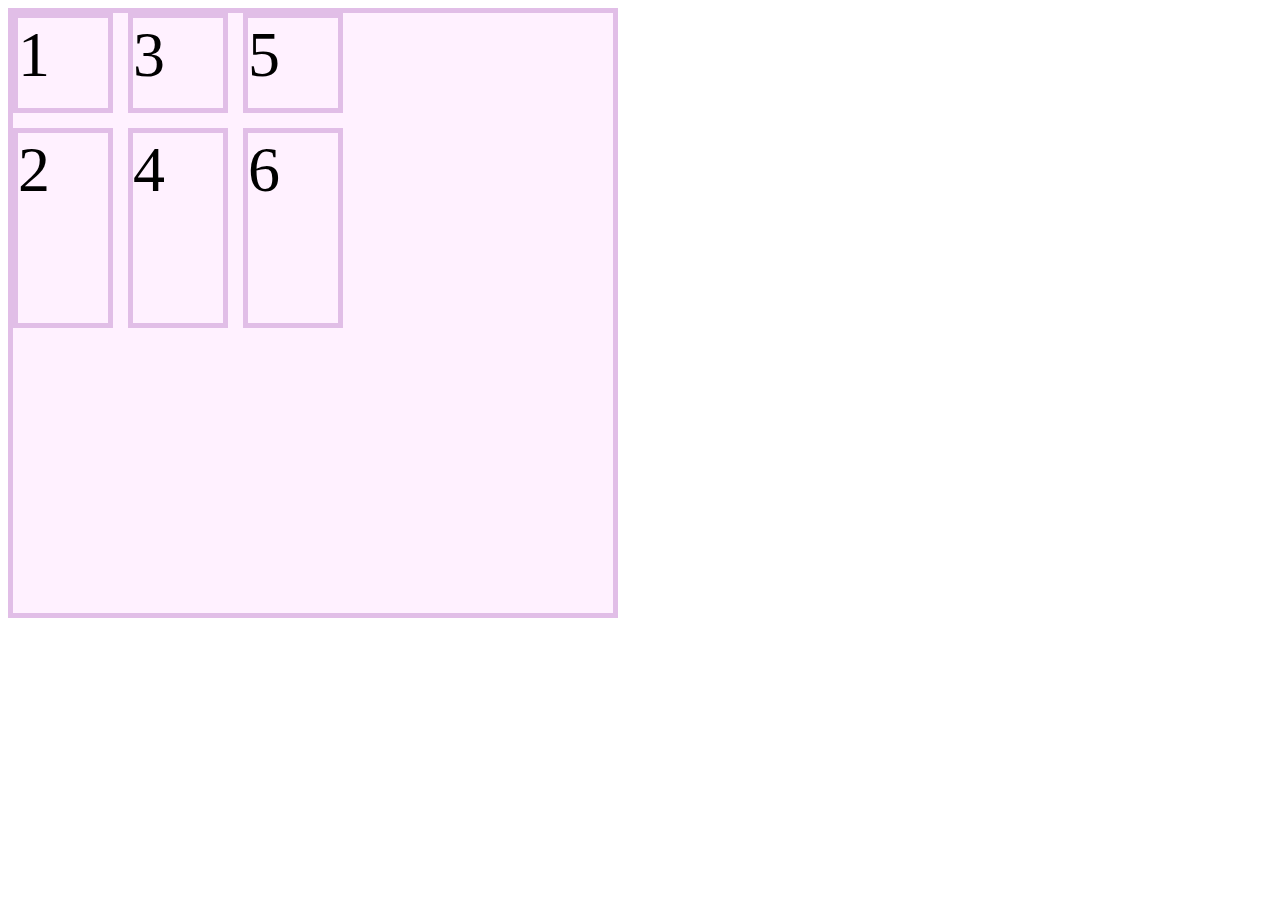
<file: index.html>
<!DOCTYPE html>
<html lang="en">
<head>
    <meta charset="UTF-8">
    <meta name="viewport" content="width=device-width, initial-scale=1.0">
    <link  type="text/css" rel="stylesheet" href="style.css">
    <title>Document</title>
</head>
<body>

    <div class="contenedor">
        <div class="item">1</div>
        <div class="item">2</div>
        <div class="item">3</div>
        <div class="item">4</div>
        <div class="item">5</div>
        <div class="item">6</div>
    </div>
    
</body>
</html>
</file>
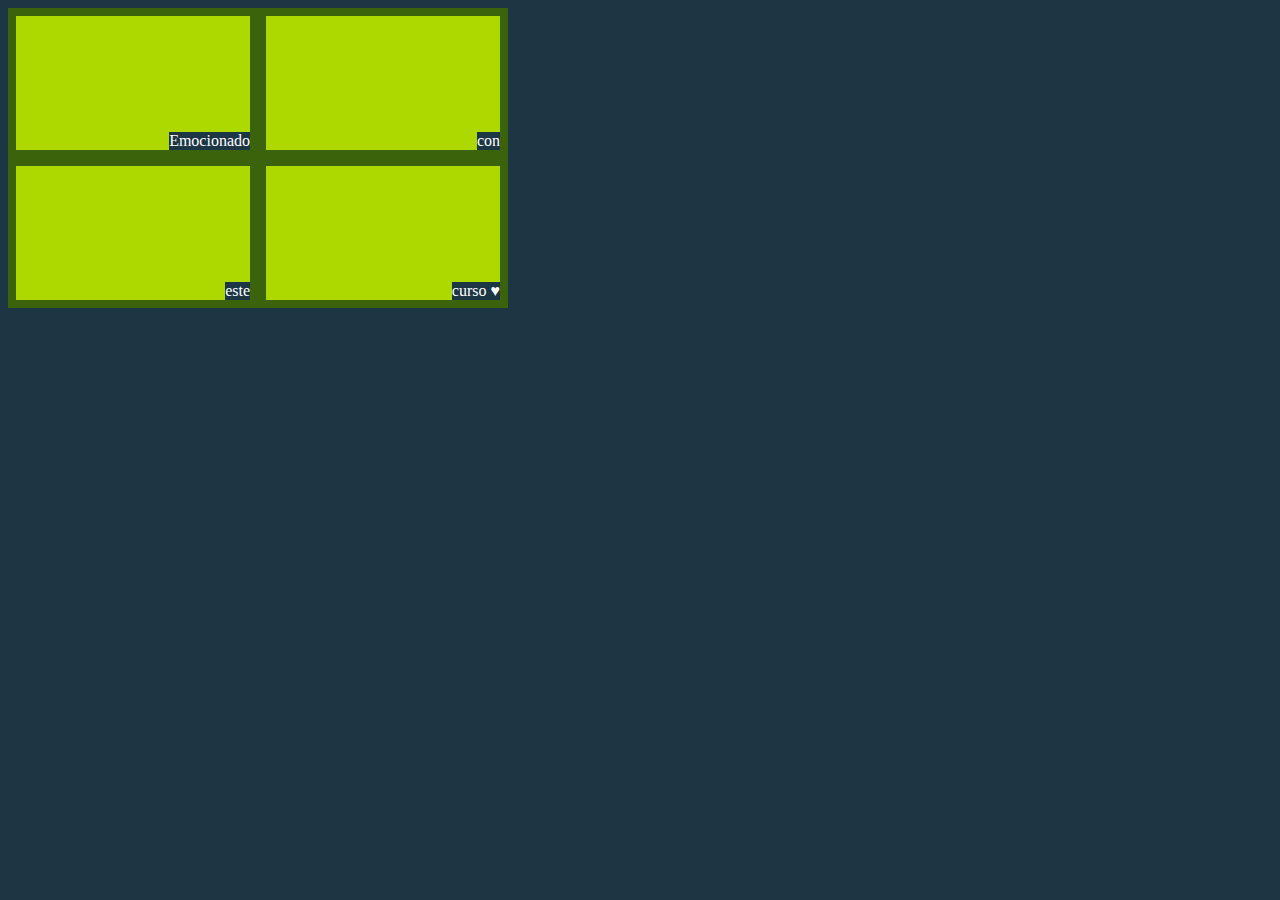
<file: index2.html>
<!DOCTYPE html>
<html lang="en">
<head>
    <meta charset="UTF-8">
    <meta name="viewport" content="width=<div class="container">
        <link  type="text/css" rel="stylesheet" href="style2.css">
  
        <div class="main">
        
        <div class="item-container">
          <div class="item">
            Emocionado
          </div>
        </div>
        
          <div class="item-container">   
            <div class="item">
            con
          </div>
        </div>
          <div class="item-container">
           <div class="item">
            este
          </div>
        </div>
          <div class="item-container">
           <div class="item">
              curso ♥
          </div>
            
        </div>
        </div>
      </div>

</head>
<body>
    
</body>
</html>
</file>
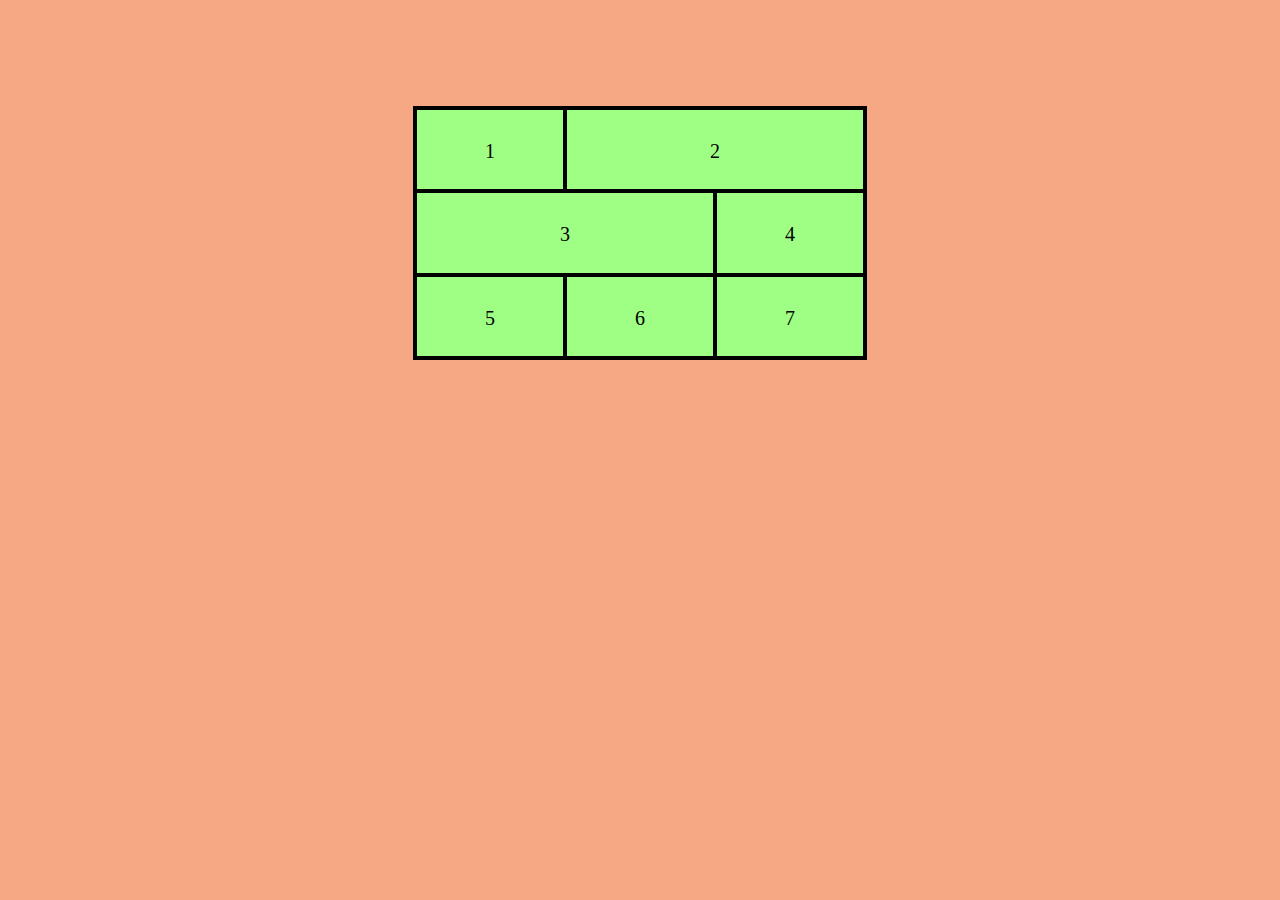
<file: index3.html>
<!DOCTYPE html>
<html lang="en">
<head>
    <meta charset="UTF-8">
    <meta name="viewport" content="width=device-width, initial-scale=1.0">
    <link  type="text/css" rel="stylesheet" href="style3.css">
    <title>Document</title>
</head>
<body>
    <div class="main">
  
        <div class="container">
          
          <div class="item item-1">
            1
          </div>
          
          <div class="item item-2">
            2
          </div>
          
          <div class="item item-3">
            3
          </div>
          
              <div class="item item-4">
                4
          </div>
          
              <div class="item item-5">
                5
          </div>
          
              <div class="item item-6">
                6
          </div>
          
              <div class="item item-7">
                7
          </div>
          
        </div>
        
        
      </div>
    
</body>
</html>
</file>
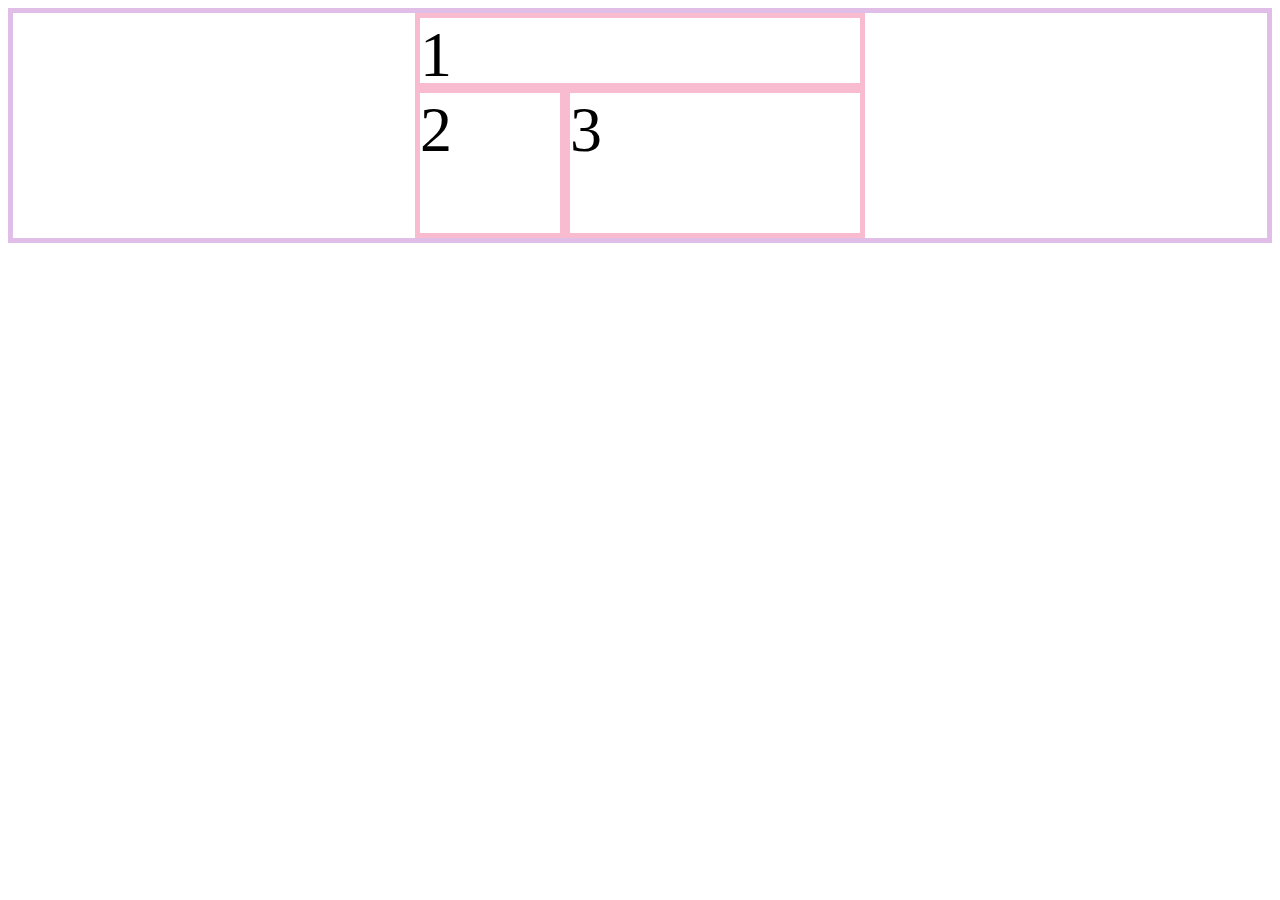
<file: index4.html>
<!DOCTYPE html>
<html lang="en">
<head>
    <meta charset="UTF-8">
    <meta name="viewport" content="width=device-width, initial-scale=1.0">
    <title>Document</title>
    <link  type="text/css" rel="stylesheet" href="style4.css">
</head>
<body>

    <div class="contendor">

        <div class="item item-1">1</div>

        <div class="item item-2">2</div>

        <div class="item item-3">3</div>


    </div>
    
</body>
</html>
</file>
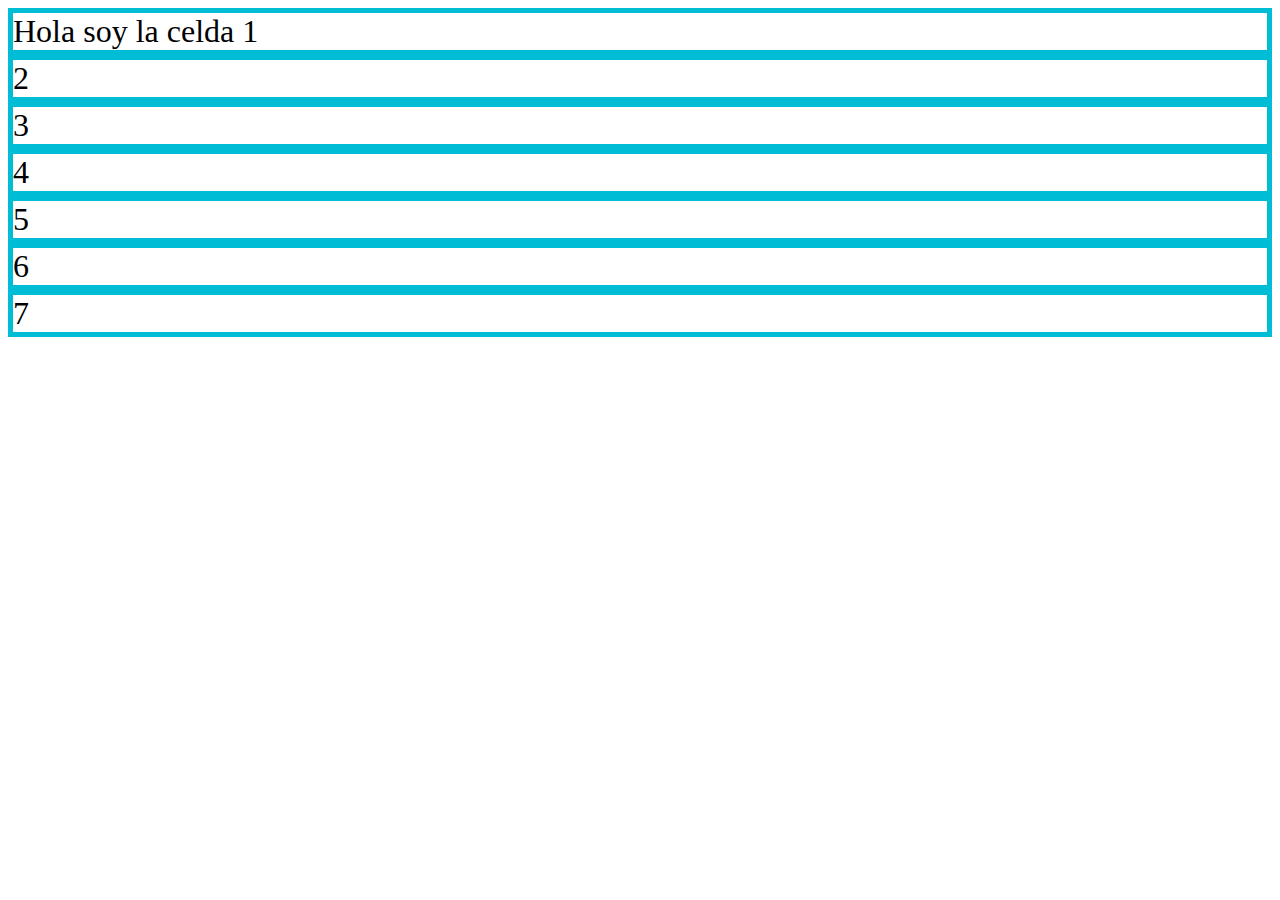
<file: index5.html>
<!DOCTYPE html>
<html lang="en">
<head>
    <meta charset="UTF-8">
    <meta name="viewport" content="width=device-width, initial-scale=1.0">
    <title>Document</title>
</head>
<body>
    <!DOCTYPE html>
<html lang="en">
<head>
    <meta charset="UTF-8">
    <meta name="viewport" content="width=device-width, initial-scale=1.0">
    <link  type="text/css" rel="stylesheet" href="style5.css">
    
    <title>Document</title>
</head>
<body>
    <div class="main">
  
        <div class="container">
          
          <div class="item item-1">
            Hola soy la celda 1
          </div>
          
          <div class="item item-2">
            2
          </div>
          
          <div class="item item-3">
            3
          </div>
          
              <div class="item item-4">
                4
          </div>
          
              <div class="item item-5">
                5
          </div>
          
              <div class="item item-6">
                6
          </div>
          
              <div class="item item-7">
                7
          </div>
          
        </div>
        
        
      </div>
    
</body>
</html>
</body>
</html>
</file>
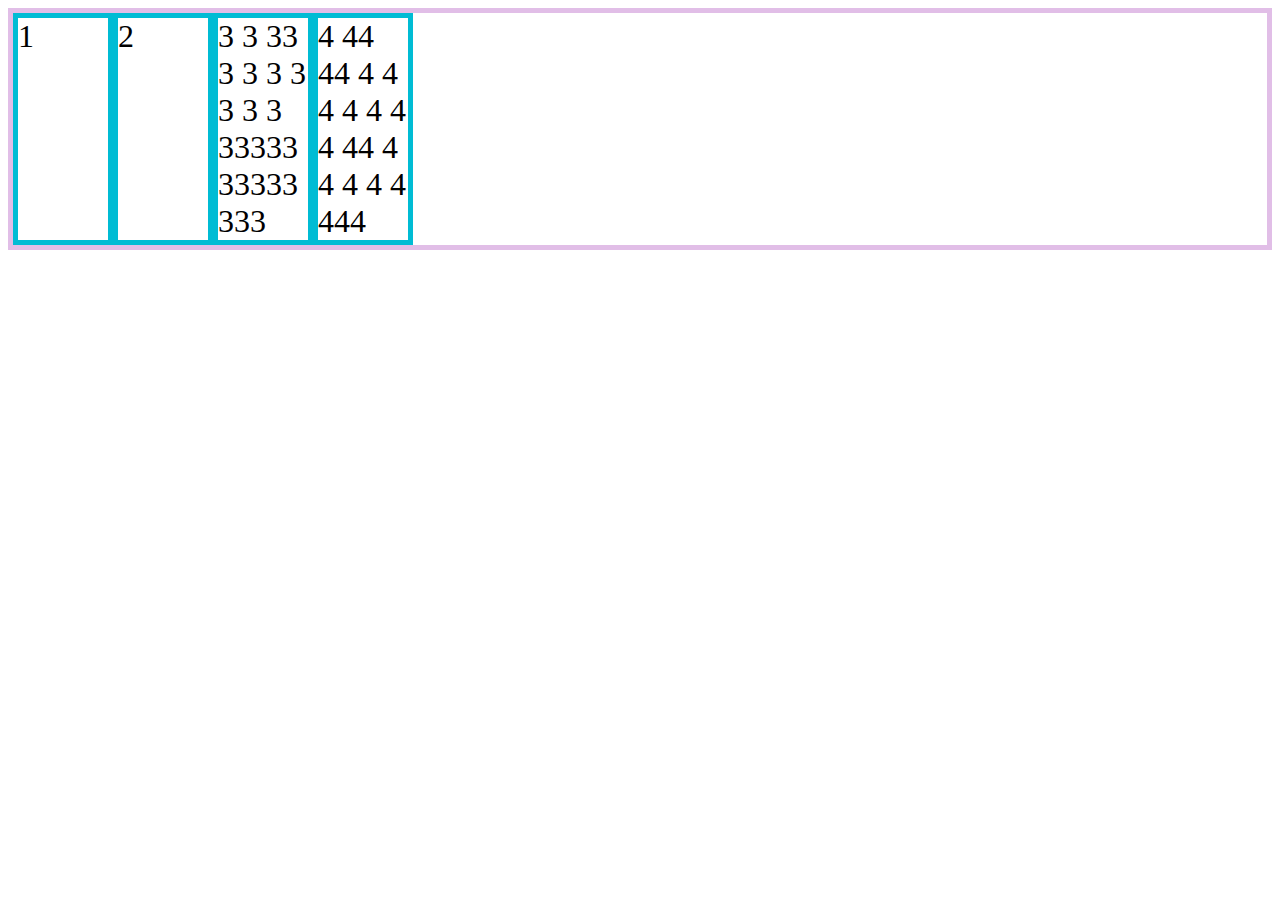
<file: index6.html>
<!DOCTYPE html>
<html lang="en">
<head>
    <meta charset="UTF-8">
    <meta name="viewport" content="width=device-width, initial-scale=1.0">
    <link  type="text/css" rel="stylesheet" href="styles6.css">
    <title>Document</title>
</head>
<body>
    <div class="contenedor">
<div class="item item-1">1</div>
<div class="item item-1">2</div>
<div class="item item-1">3 3 33 3 3 3 3 3 3 3 33333 33333 333</div>

<div class="item item-1">4 44 44 4  4 4 4 4 4 4  44 4 4 4 4 4 444</div>


    </div>
    
</body>
</html>
</file>
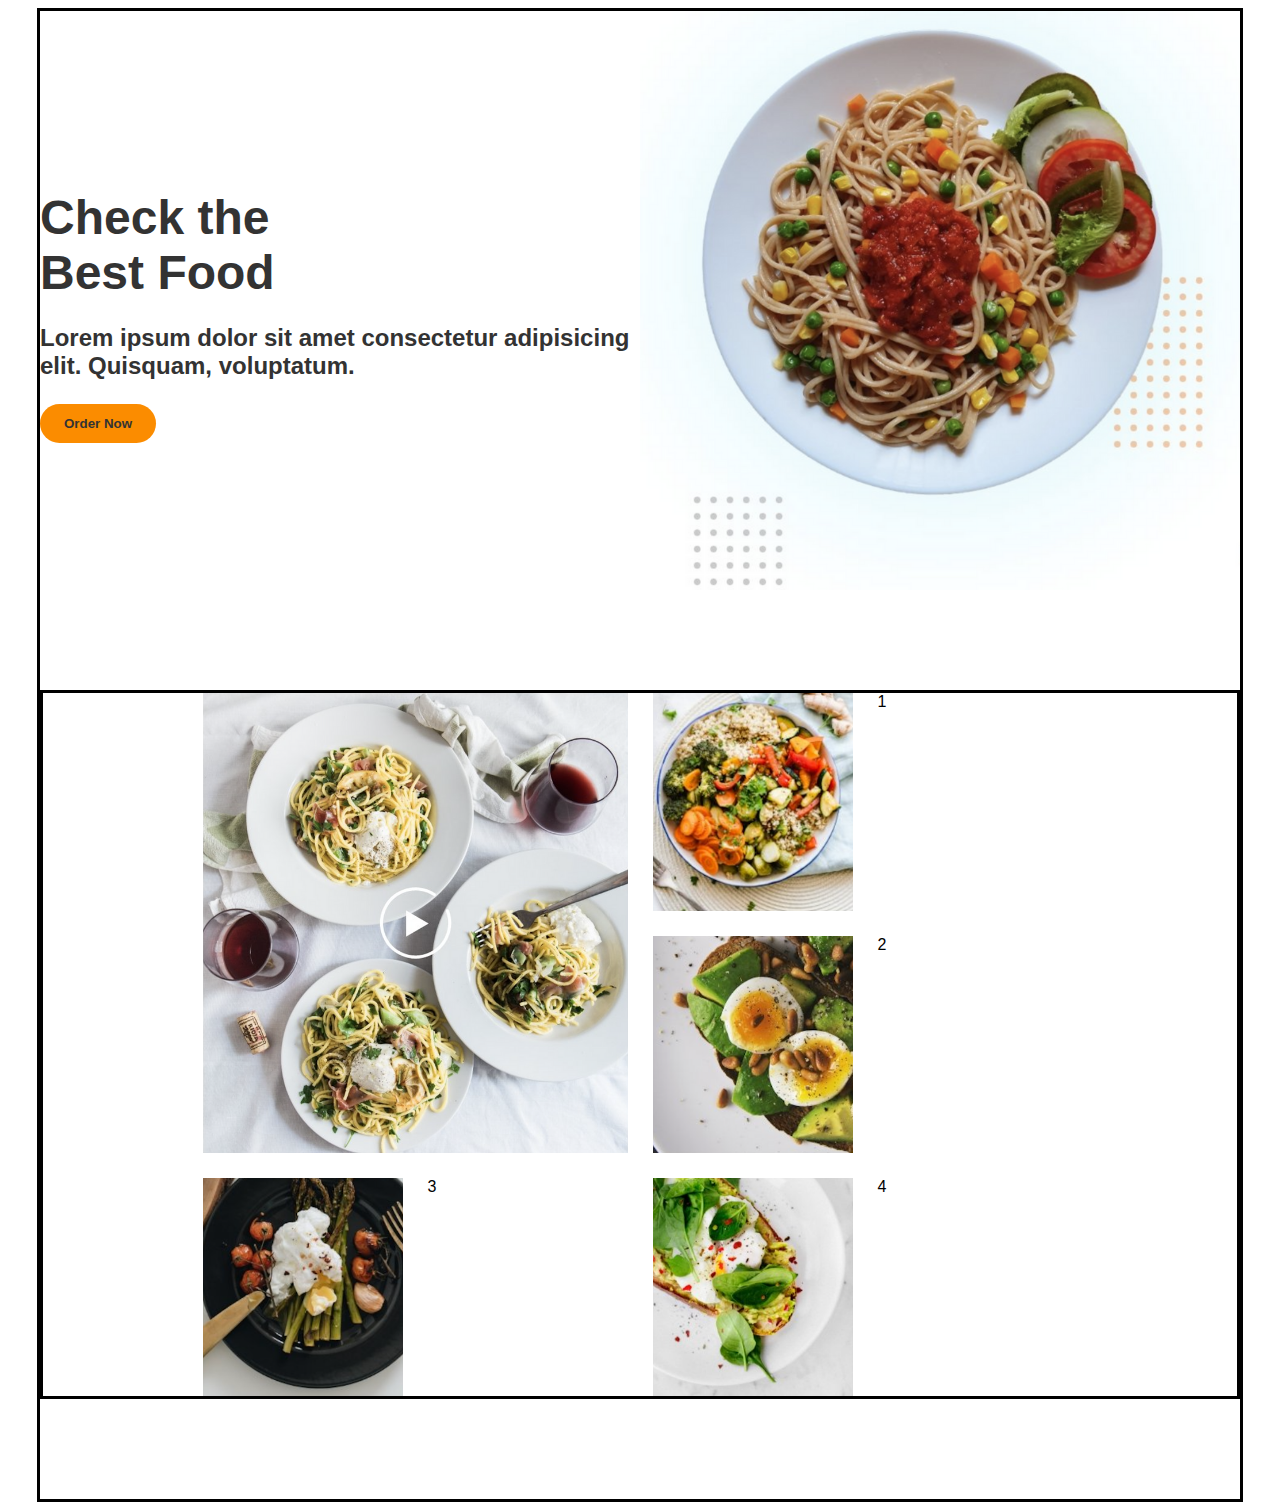
<file: index7.html>
<!DOCTYPE html>
<html lang="en">
<head>
    <meta charset="UTF-8">
    <meta name="viewport" content="width=device-width, initial-scale=1.0">
    <link  type="text/css" rel="stylesheet" href="styles7.css">
    
    <title>Document</title>
</head>
<body>
    <main>
        <section class="hero">
            <div class="info">
                <h1 class="info-title">Check the<br>Best Food</h1>
                <p class="info-subtitle">Lorem ipsum dolor sit amet consectetur adipisicing elit. Quisquam, voluptatum.</p>
                <button class="info-button">Order Now</button>
            </div>
        
            <img class="hero-image" src= "./assets/hero.png" alt="hero"></section>
            <section class="dishes">
                <img class="dishes-item dishes-item__big" src="./assets/video.png"></img>
                <img class="dishes-item" src="./assets/dish1.png">1</img>
                <img class="dishes-item" src="./assets/dish2.png">2</img>
                <img class="dishes-item" src="./assets/dish3.png">3</img>
                <img class="dishes-item" src="./assets/dish4.png">4</img>

            
    
        </section>

    </main>
    
</body>
</html>
</file>
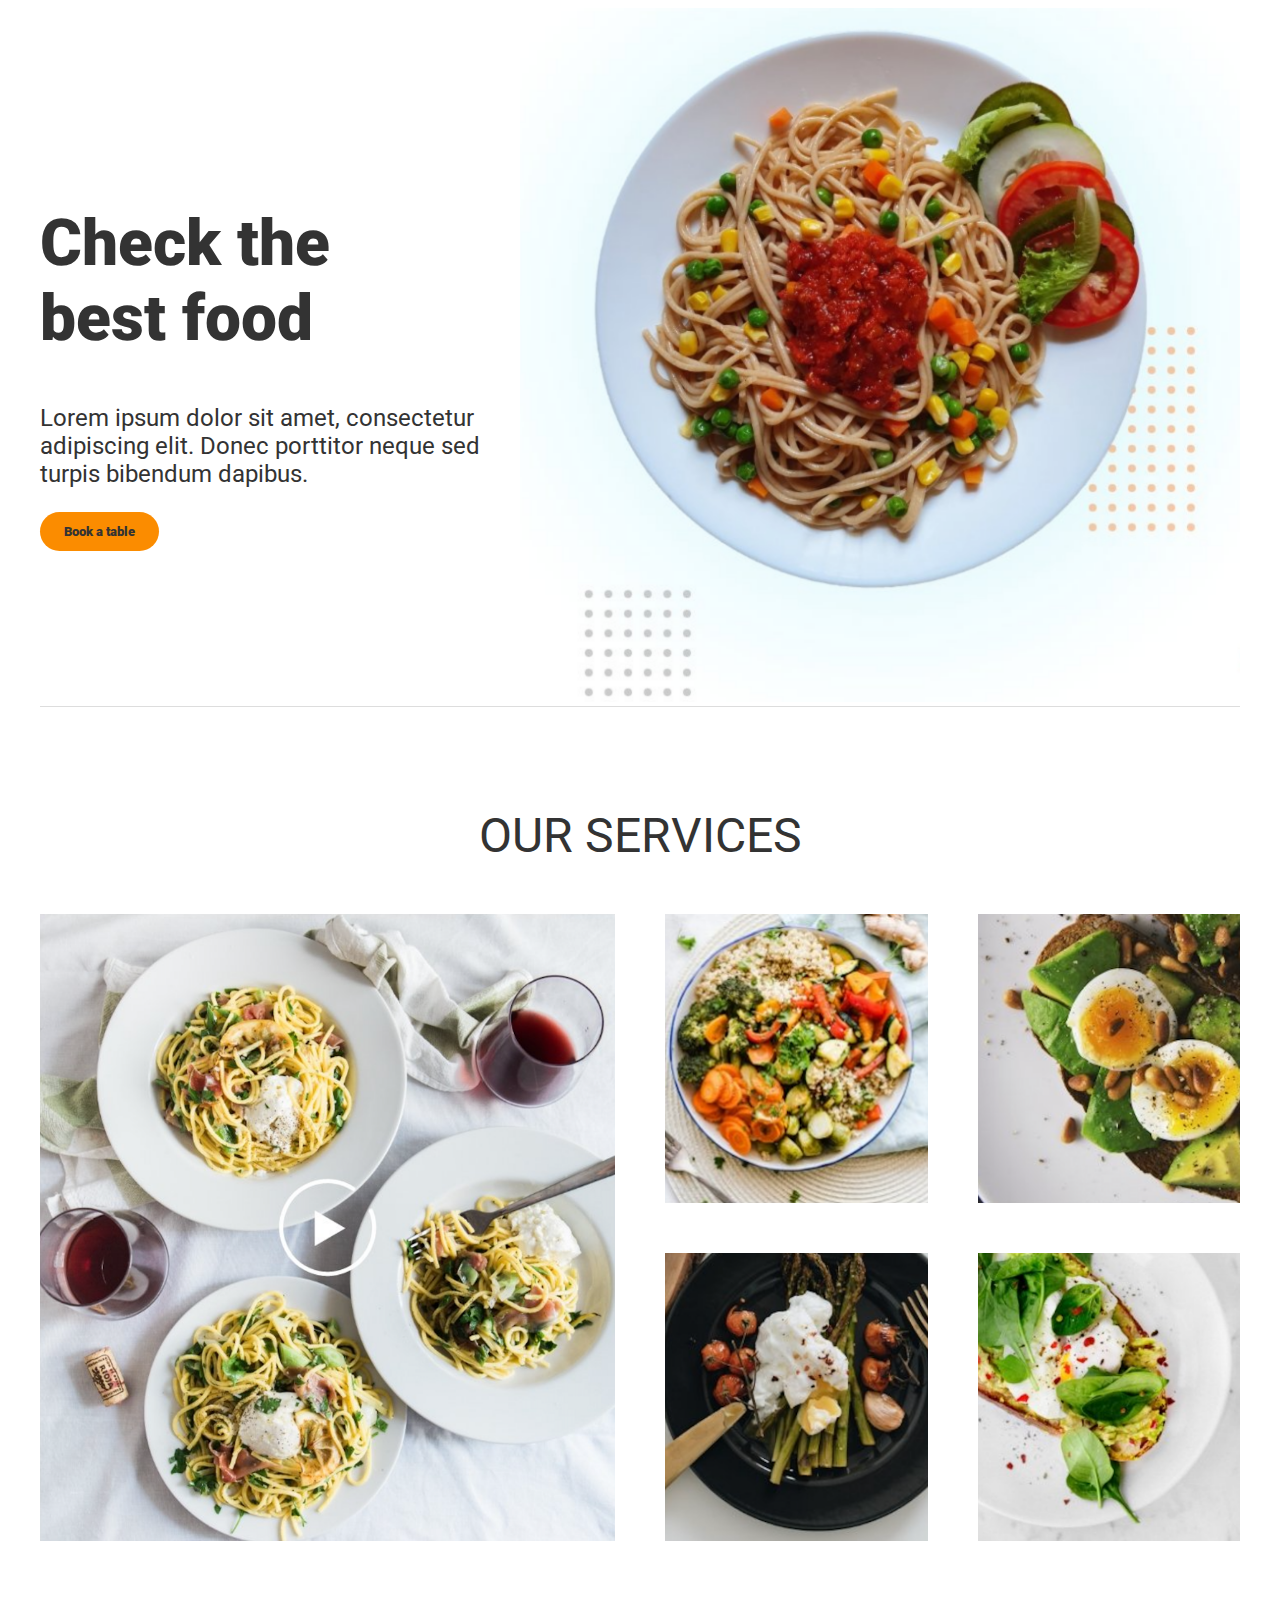
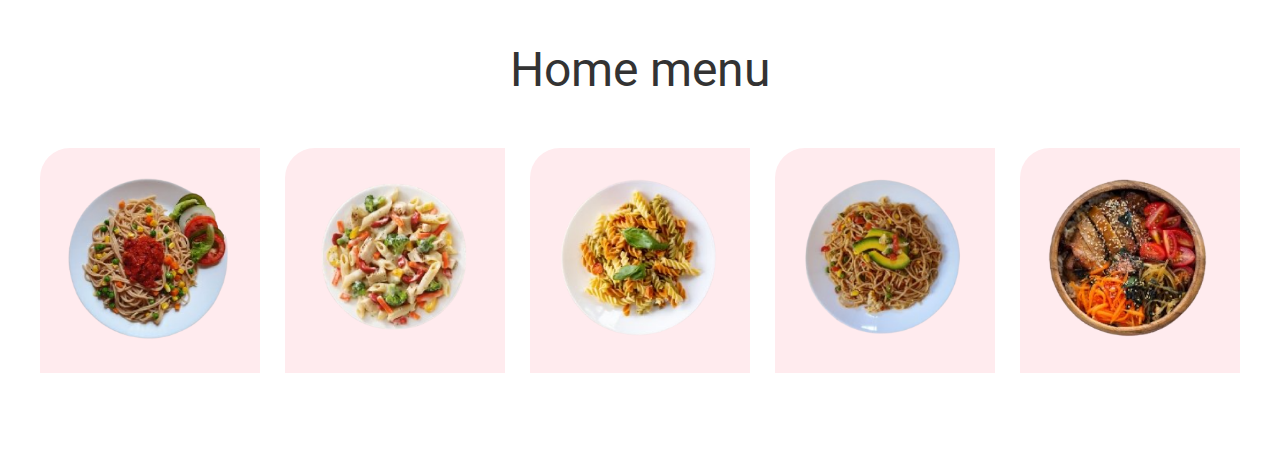
<file: index8.html>
<!DOCTYPE html>
<html>

<head>
    <link  type="text/css" rel="stylesheet" href="styles8.css">
  <link rel="preconnect" href="https://fonts.googleapis.com">
  <link rel="preconnect" href="https://fonts.gstatic.com" crossorigin>
  <link href="https://fonts.googleapis.com/css2?family=Roboto:wght@400;900&display=swap" rel="stylesheet">
</head>

<body>
  <main>
    <section class="hero">
      <div class="info">
        <h1 class="info-title">Check the<br/>best food</h1>
        <p class="info-subtitle">Lorem ipsum dolor sit amet, consectetur adipiscing elit. Donec porttitor neque sed turpis bibendum dapibus.</p>
        <button class="info-button">Book a table</button>
      </div>
      <figure class="hero-image">
        <img src="./images/hero.png" alt="Dish of pasta with neapolitan sauce and vegetables">
      </figure>
    </section>
    <section class="services">
      <h2 class="services-title">Our services</h2>
      <div class="dishes">
        <figure class="dishes-image dishes-image__big">
          <img src="./images/video.png" alt="video of pasta dishes being served">
        </figure>
        <figure class="dishes-image">
          <img src="./images/dish1.png" alt="bowl of vegetables with rice and avocado">
        </figure>
        <figure class="dishes-image">
          <img src="./images/dish2.png" alt="Avocado and egg toast">
        </figure>
        <figure class="dishes-image">
          <img src="./images/dish3.png" alt="asparagus with tomato and butter">
        </figure>
        <figure class="dishes-image">
          <img src="./images/dish4.png" alt="eggs and guacamole toast ">
        </figure>
      </div>
    </section>
    <section class="menu">
      <h2 class="menu-title">Home menu</h2>
      <div class="plates">
        <figure class="plates-image">
          <img src="./images/plate1.png" alt="pasta with neapolitan sauce and vegetables">
        </figure>
        <figure class="plates-image">
          <img src="./images/plate2.png" alt="pasta with broccoli and carrot">
        </figure>
        <figure class="plates-image">
          <img src="./images/plate3.png" alt="pesto pasta">
        </figure>
        <figure class="plates-image">
          <img src="./images/plate4.png" alt="pasta with avocado and corn">
        </figure>
        <figure class="plates-image">
          <img src="./images/plate5.png" alt="bowl of chicken, tomato and carrots">
        </figure>
      </div>
    </section>
  </main>
</body>

</html>
</file>
<file: style.css>
.contenedor{
    border: 5px solid #e1bee7;
    background-color: #fff1ff;/**/
    display: grid; /*dice como se va a comportar en el inspector aparece etiqueta grid al pulsar se enumeran las filas*/
    /*grid-template-columns:100px 200px ;me perimte definir las columnas van a tener y ancho*/
    grid-gap:15px;/*espacio entre las cajas*/
    grid-template-rows: 100px 200px;/*me perimte definir las filas van a tener y ancho*/
    grid-auto-columns: 100px ;/*me perimte definir las filas van a tener y ancho*/
    grid-auto-flow: column;/*me perimte definir las filas van a tener y ancho*/
    height: 600px;/*alto del contenedor*/
    width: 600px;/*ancho del contenedor*/
}

.item{
    border: 5px solid #e1bee7;/*color de borde*/
    font-size: 4rem;/*tamaño de letra*/
}

/*
justify-item me permite alinear los elementos en el eje x
align-item me permite alinear los elementos en el eje y
justify-content me permite alinear los elementos en el eje x
align-content me permite alinear los elementos en el eje y
place-items me permite alinear los elementos en el eje x y y
*/
</file>
<file: style2.css>
*{
    background-color: #1c3643;
  }
  .container{
    display: grid;
    width: 100%;
    height: 450px;
    place-content: center;
    font-size: 24px;
  }
  
  .main{
    display: grid;
    grid-template-columns: 1fr 1fr;
    grid-template-rows: 1fr 1fr;
    width: 500px;
    height: 300px;
    
    
  }
  
  .item-container{
    display: grid;
    border: 8px solid #3a630b;
    background-color: #add901;
    justify-items: end;
    align-items: end;
    
  }
  
  .item{
    
    background-color: #1c3643;
    color: white;
    
  }
</file>
<file: style3.css>
*{
    background: #f5a883; 
  }
  .main{
    
    display: grid;
    width: 100%;
    height: 450px;
    place-content: center;
    
  }
  
  .container{
    display: grid;
    grid-template-columns: repeat(3, 1fr);
    grid-template-rows: repeat(3, 1fr);
    grid-template-areas:
      "uno dos dos"
      "tres tres cuatro"
      "cinco seis siete";
    border: 2px solid black;
    width: 450px;
    height: 250px;
    vertical-align: middle;
      
  }
  
  .item{
    background: #9eff84;
    border: 2px solid black;
    font-size: 20px;
    text-align: center;
    padding-top: 30px;
    
  }
  
  .item-1{
    grid-area: uno;
    
  }
  
  .item-2{
    grid-area: dos;
  }
  .item-3{
    grid-area: tres;
  }
  .item-4{
    grid-area: cuatro;
  }
  .item-5{
    grid-area: cinco;
  }
  .item-6{
    grid-area: seis;
  }
  .item-7{
    grid-area: siete;
  }
</file>
<file: style4.css>
.contendor{
    border: 5px solid #e1bee7;
    background-color: white;
    display: grid;
    grid-template-columns: 150px 150px 150px;
    grid-template-rows: 75px 75px 75px;
    grid-template-areas: "header header header"/*1 valor fila*/
                         "side main main"/*2 valor fila*/
                         "side main main";/*3 valor fila*/
    place-content: center;

}
.item{
    font-size: 4rem;

}

.item-1{
    border: 5px solid #f8bbd0;
    background-color: ffeeff;
    /*grid-column-start:1 ;1 valor columna
    grid-column-end: 4;/*2 valor columna*/
    grid-area: header;


}

.item-2{
    border: 5px solid #f8bbd0;
    background-color: fff1ff;
    /*grid-row: 2 / 4; 2 valores fila*/
    grid-area: side;

    
}

.item-3{
    border: 5px solid #f8bbd0;
    background-color: e5ffff;
    /*grid-area: 2 / 2 / 4 / 4;  4 valores area*/
    grid-area: main;

    
}
</file>
<file: style5.css>
.contenedor {
    border: 5px solid #e1bee7;
    background-color: #fff1ff;
    display: grid;
    grid-template-columns: minmax(30px, 300px) 200px 60px;
    grid-template-rows: auto repeat(2, 150px);
  }
  
  .item {
    border: 5px solid #00bcd4;
    font-size: 2rem;
  }
  
  .contenedor-2 {
    margin-top: 100px;
    border: 5px solid #7986cb;
    background-color: #c5cae9;
    display: grid;
    grid-template-columns: repeat(auto-fit, minmax(100px, 1fr));
  }
</file>
<file: styles6.css>
.contenedor{
    border: 5px solid #e1bee7;
    background-color: fff1ff;
    display:grid;
    grid-template-columns: repeat(4, 100px);
}

.item{
    border: 5px solid #00bcd4;
    font-size: 2rem;
}
</file>
<file: styles7.css>
* {
    font-family: 'Roboto', sans-serif;}

    main{
        max-width: 1200px;
        margin: 0 auto;
        border: 3px solid black;
    }

    .hero{
        
        display: grid  ;
        grid-template-columns: 1fr 1fr;
        
    }

    .hero-image{
        
        width: 100%;
        height: 100%;
        object-fit: contain;
    }

    .info{
        align-self: center;


    }

    .info-title {
        color: #333;
        font-size: 3rem;
        font-weight: bolder;
        margin-bottom: 24px;


    }


.info-subtitle {

    color: #333;
    font-size: 1.5rem;
    font-weight: bolder;
    margin-bottom: 24px;
}

.info-button {

    border: none;
    border-radius: 20px;
    color: #333;
    background-color: #fb8c00;
    font-weight: bolder;
    padding: 12px 24px;
}

.dishes{
    border: 3px solid black;
    margin: 100px 0;
    display: grid;
    grid-template-columns: repeat(4, minmax(150px, 200px));
    grid-auto-rows: 1fr;
    gap: 25px;
    justify-content: center;


}

.dishes-item {
    
    width: 100%;   
    height: 100%; 
    object-fit: cover;

}

.dishes-item__big{
    
    grid-area: 1  / 1 / 3 / 3;  
}
</file>
<file: styles8.css>
* {
    font-family: 'Roboto', sans-serif;
  }
  
  main {
    max-width: 1200px;
    margin: 0 auto;
  }
  
  /* First section - Hero */
  
  .hero {
    display: grid;
    grid-template-columns: 2fr minmax(100px, 3fr);
    border-bottom: 1px solid #ddd;
  }
  
  .hero-image {
    margin: 0;
  }
  
  .hero-image img{
    width: 100%;
    object-fit: contain;
  }
  
  .info {
    display: flex;
    flex-direction: column;
    justify-content: center;
    align-items: flex-start;
  }
  
  .info-title {
    color: #333;
    font-size: 4rem;
    font-weight: 900;
    margin-bottom: 24px;
  }
  
  .info-subtitle {
    color: #333;
    font-size: 1.5rem;
    margin-bottom: 24px;
  }
  
  .info-button {
    border: none;
    border-radius: 20px;
    color: #333;
    background-color: #fb8c00;
    font-weight: 900;
    padding: 12px 24px;
  }
  
  /* Second section - services */
  
  .services-title {
    color: #333;
    font-size: 3rem;
    font-weight: 400;
    text-transform: uppercase;
    text-align: center;
    margin: 100px 0 50px 0;
  }
  
  .dishes {
    display: grid;
    grid-template-columns: repeat(auto-fit, minmax(210px, 1fr));
    grid-template-rows: repeat(2, minmax(150px, 1fr));
    grid-gap: 50px;
  }
  
  .dishes-image {
    margin: 0;
  }
  
  .dishes-image img {
    width: 100%;
    height: 100%;
    object-fit: cover;
  }
  
  .dishes-image__big {
    grid-area: 1 / 1 / 3 / 3;
  }
  
  /* Third section - menu */
  
  .menu-title {
    color: #333;
    font-size: 3rem;
    font-weight: 400;
    text-align: center;
    margin: 100px 0 50px 0;
  }
  
  .plates {
    display: grid;
    grid-gap: 25px;
    grid-template-columns: repeat(auto-fit, minmax(200px, 1fr));
    margin-bottom: 100px;
  }
  
  .plates-image {
    margin: 0;
    background-color: #ffebee;
    padding: 20px;
    border-top-left-radius: 30px;
  }
  
  .plates-image img {
    width: 100%;
    height: 100%;
    object-fit: contain;
  }
</file>
